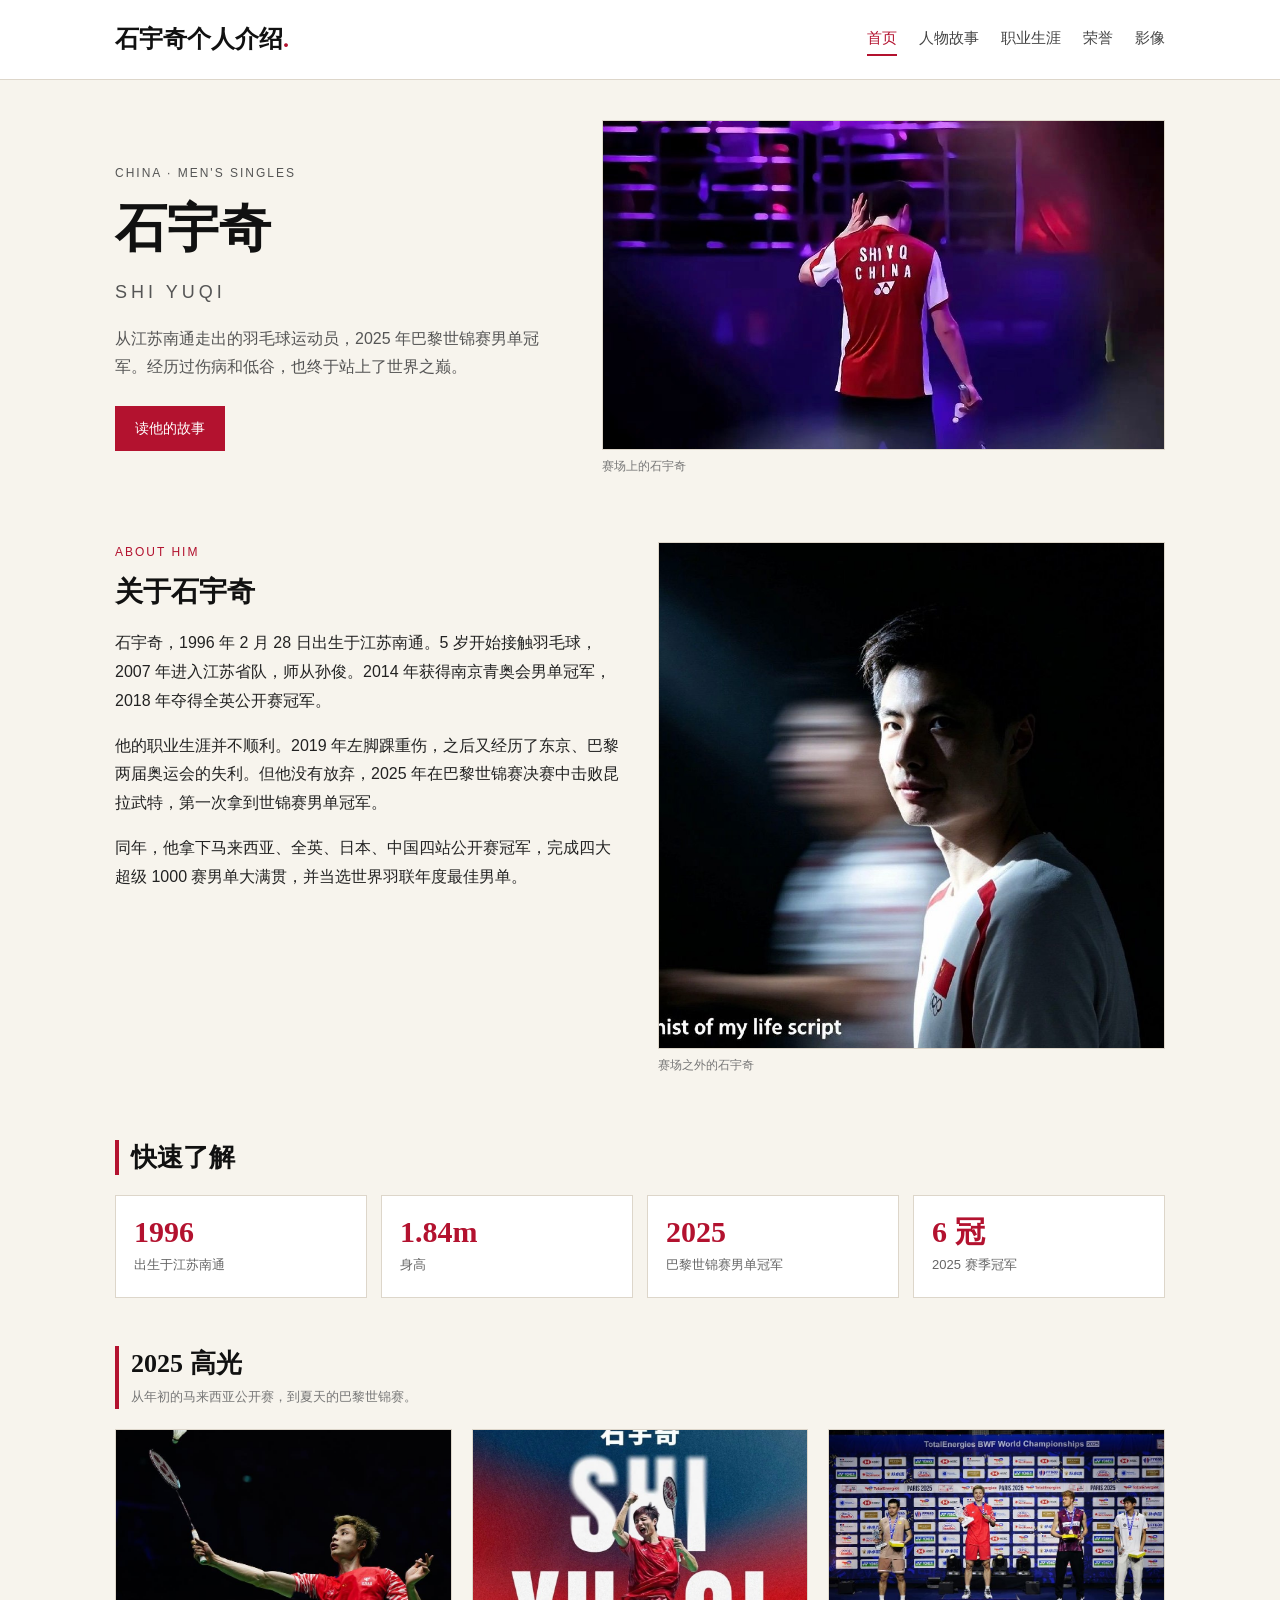
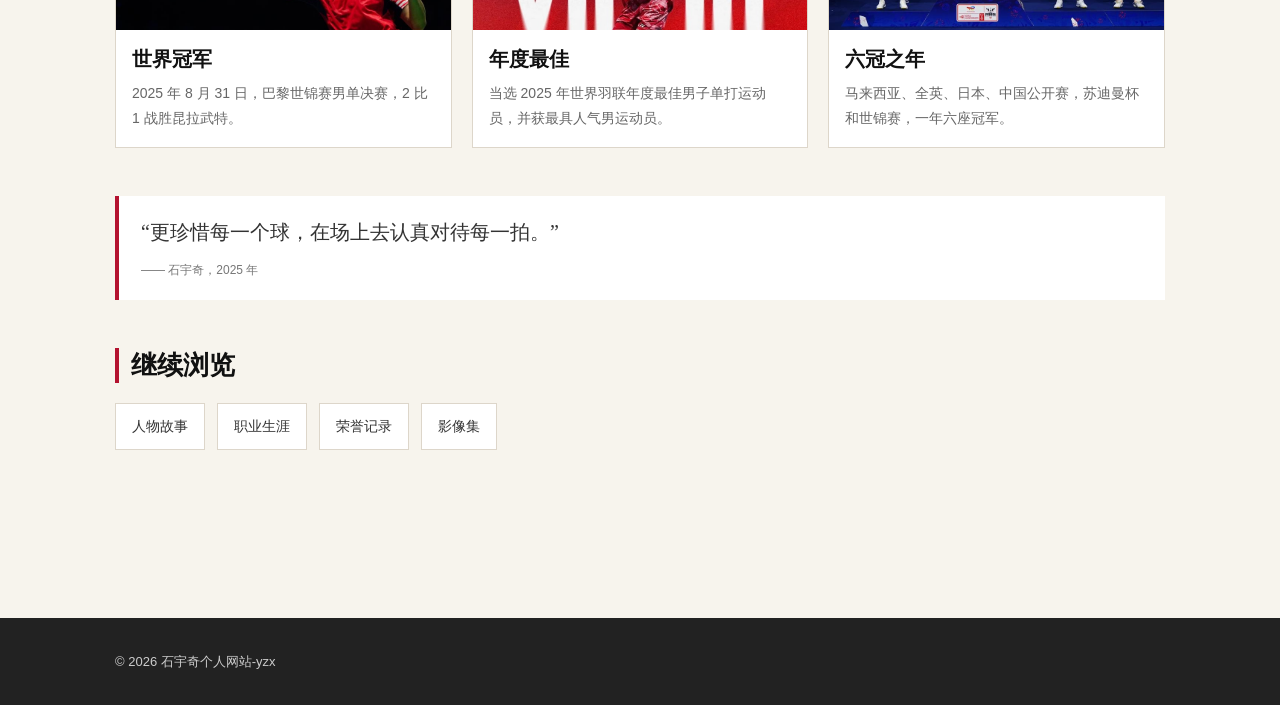
<file: index.html>
<!DOCTYPE html>
<html lang="zh-CN">
<head>
  <meta charset="UTF-8">
  <meta name="viewport" content="width=device-width, initial-scale=1.0">
  <title>石宇奇｜从南通少年到世界冠军</title>
  <meta name="description" content="石宇奇个人介绍网站：成长经历、职业生涯、2025 年世锦赛冠军与荣誉。">
  <link rel="icon" href="assets/favicon.svg" type="image/svg+xml">
  <link rel="stylesheet" href="css/style.css">
</head>
<body>

  <header class="site-header">
    <div class="container header-inner">
      <a class="logo" href="index.html">石宇奇个人介绍<span>.</span></a>
      <nav class="nav">
        <a class="active" href="index.html">首页</a>
        <a href="story.html">人物故事</a>
        <a href="career.html">职业生涯</a>
        <a href="honors.html">荣誉</a>
        <a href="gallery.html">影像</a>
      </nav>
    </div>
  </header>

  <main class="container">

    <section class="hero">
      <div class="hero-text">
        <p class="kicker">CHINA · MEN'S SINGLES</p>
        <h1>石宇奇</h1>
        <p class="hero-en">SHI YUQI</p>
        <p>从江苏南通走出的羽毛球运动员，2025 年巴黎世锦赛男单冠军。经历过伤病和低谷，也终于站上了世界之巅。</p>
        <a class="button" href="story.html">读他的故事</a>
      </div>
      <div class="hero-image">
        <img src="assets/img/hero-back.jpg" alt="石宇奇身穿红色球衣，背对镜头站在赛场上">
        <p class="caption">赛场上的石宇奇</p>
      </div>
    </section>

    <section class="two-column">
      <div class="text">
        <p class="kicker">ABOUT HIM</p>
        <h2>关于石宇奇</h2>
        <p>石宇奇，1996 年 2 月 28 日出生于江苏南通。5 岁开始接触羽毛球，2007 年进入江苏省队，师从孙俊。2014 年获得南京青奥会男单冠军，2018 年夺得全英公开赛冠军。</p>
        <p>他的职业生涯并不顺利。2019 年左脚踝重伤，之后又经历了东京、巴黎两届奥运会的失利。但他没有放弃，2025 年在巴黎世锦赛决赛中击败昆拉武特，第一次拿到世锦赛男单冠军。</p>
        <p>同年，他拿下马来西亚、全英、日本、中国四站公开赛冠军，完成四大超级 1000 赛男单大满贯，并当选世界羽联年度最佳男单。</p>
      </div>
      <div class="photo">
        <img src="assets/img/portrait-crop.jpg" alt="石宇奇在赛场边的侧脸">
        <p class="caption">赛场之外的石宇奇</p>
      </div>
    </section>

    <section class="section">
      <div class="section-title">
        <h2>快速了解</h2>
      </div>
      <div class="facts">
        <div class="fact">
          <strong>1996</strong>
          <span>出生于江苏南通</span>
        </div>
        <div class="fact">
          <strong>1.84m</strong>
          <span>身高</span>
        </div>
        <div class="fact">
          <strong>2025</strong>
          <span>巴黎世锦赛男单冠军</span>
        </div>
        <div class="fact">
          <strong>6 冠</strong>
          <span>2025 赛季冠军</span>
        </div>
      </div>
    </section>

    <section class="section">
      <div class="section-title">
        <h2>2025 高光</h2>
        <p>从年初的马来西亚公开赛，到夏天的巴黎世锦赛。</p>
      </div>
      <div class="cards">
        <div class="card">
          <img src="assets/img/xinhua-final.jpg" alt="石宇奇在 2025 年世锦赛决赛中击球">
          <div class="card-text">
            <h3>世界冠军</h3>
            <p>2025 年 8 月 31 日，巴黎世锦赛男单决赛，2 比 1 战胜昆拉武特。</p>
          </div>
        </div>
        <div class="card">
          <img src="assets/img/award-2025.jpg" alt="2025 年 BWF 年度最佳男单海报">
          <div class="card-text">
            <h3>年度最佳</h3>
            <p>当选 2025 年世界羽联年度最佳男子单打运动员，并获最具人气男运动员。</p>
          </div>
        </div>
        <div class="card">
          <img src="assets/img/xinhua-ceremony.jpg" alt="2025 年世锦赛男单领奖台">
          <div class="card-text">
            <h3>六冠之年</h3>
            <p>马来西亚、全英、日本、中国公开赛，苏迪曼杯和世锦赛，一年六座冠军。</p>
          </div>
        </div>
      </div>
    </section>

    <blockquote>
      “更珍惜每一个球，在场上去认真对待每一拍。”
      <cite>—— 石宇奇，2025 年</cite>
    </blockquote>

    <section class="section">
      <div class="section-title">
        <h2>继续浏览</h2>
      </div>
      <div class="link-list">
        <a href="story.html">人物故事</a>
        <a href="career.html">职业生涯</a>
        <a href="honors.html">荣誉记录</a>
        <a href="gallery.html">影像集</a>
      </div>
    </section>

  </main>

  <footer class="site-footer">
    <div class="container">
      <p>© 2026 石宇奇个人网站-yzx</p>
      
    </div>
  </footer>

</body>
</html>
</file>
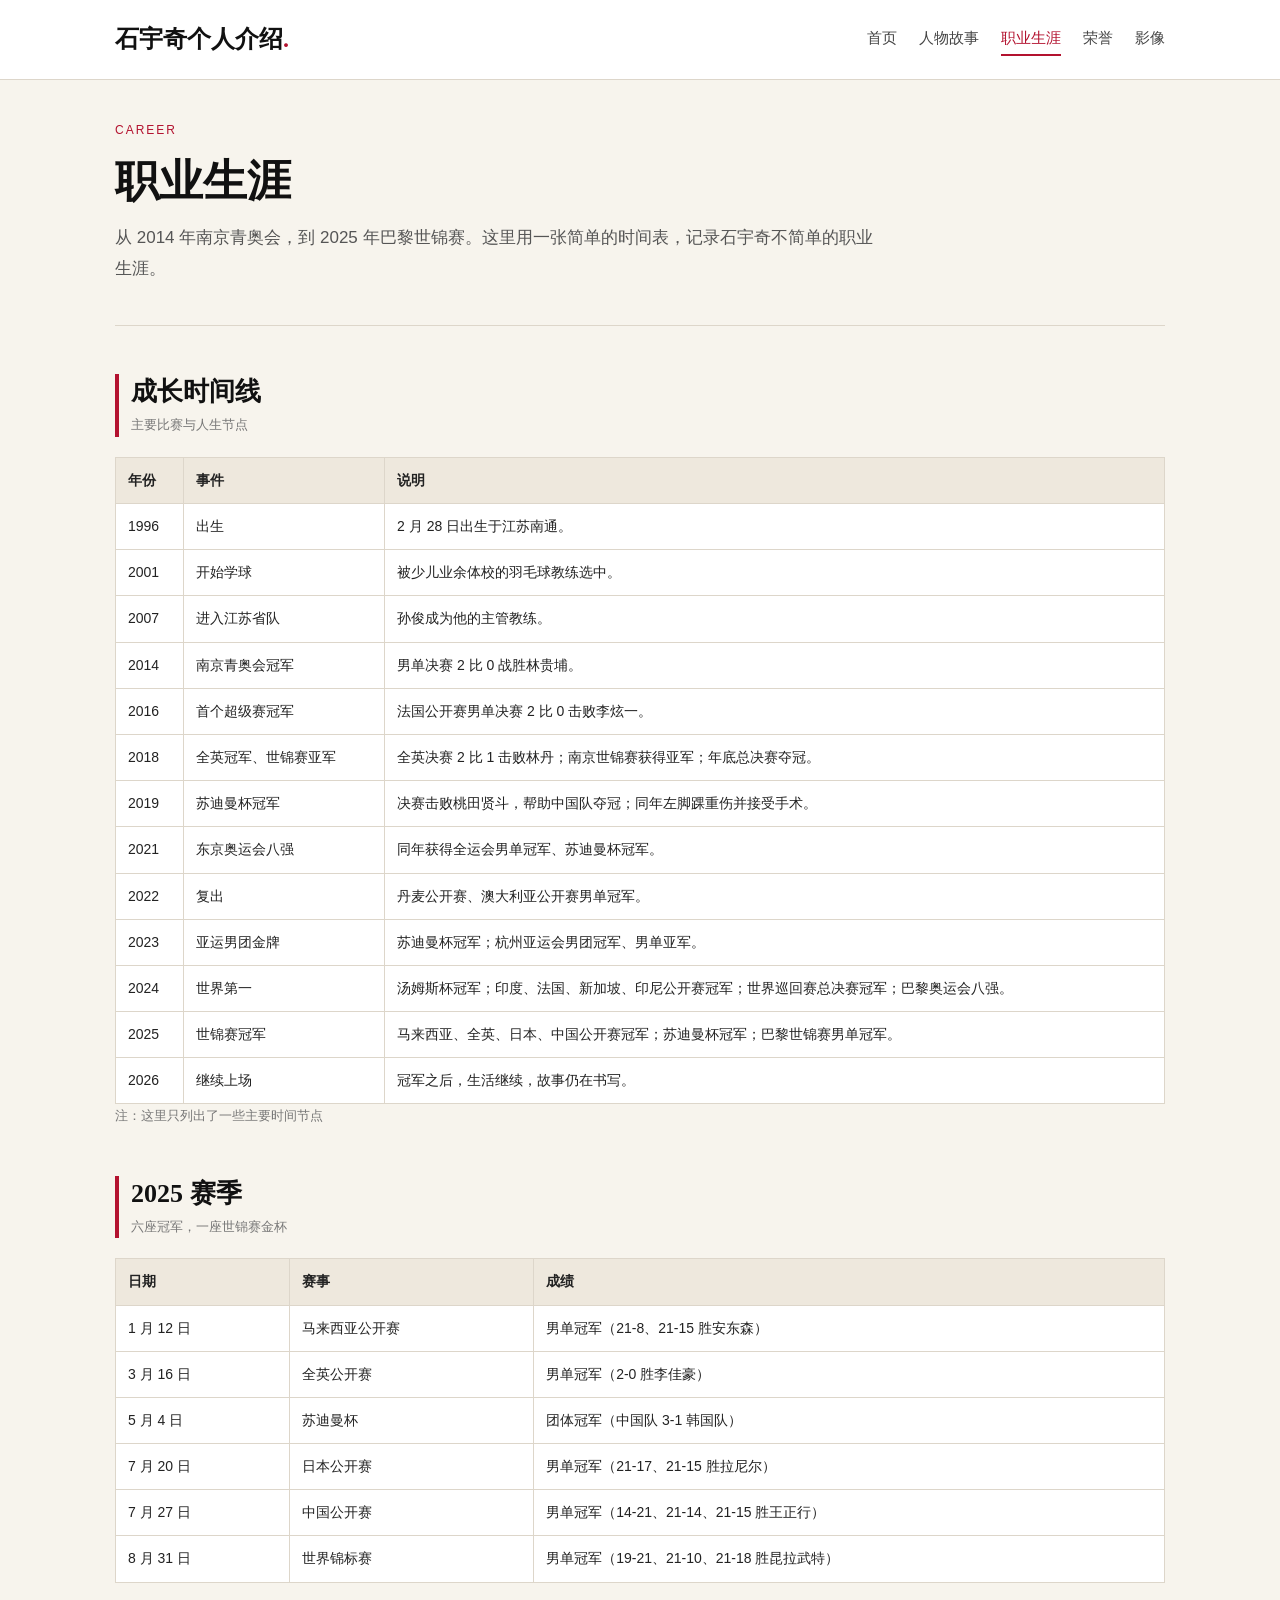
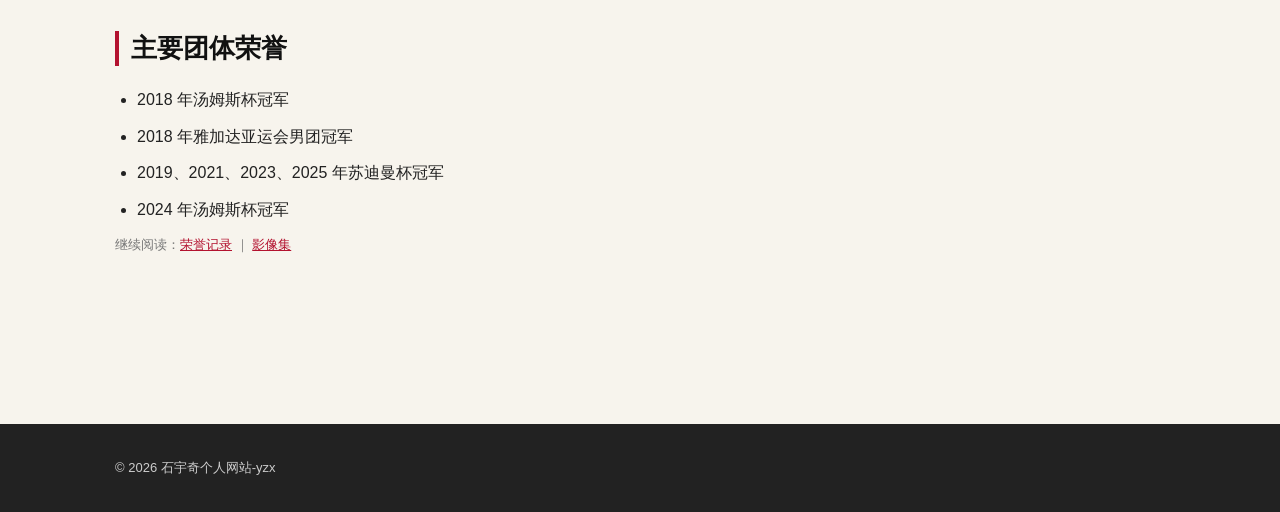
<file: career.html>
<!DOCTYPE html>
<html lang="zh-CN">
<head>
  <meta charset="UTF-8">
  <meta name="viewport" content="width=device-width, initial-scale=1.0">
  <title>职业生涯｜石宇奇</title>
  <meta name="description" content="石宇奇职业生涯时间线与 2025 赛季成绩。">
  <link rel="icon" href="assets/favicon.svg" type="image/svg+xml">
  <link rel="stylesheet" href="css/style.css">
</head>
<body>

  <header class="site-header">
    <div class="container header-inner">
      <a class="logo" href="index.html">石宇奇个人介绍<span>.</span></a>
      <nav class="nav">
        <a href="index.html">首页</a>
        <a href="story.html">人物故事</a>
        <a class="active" href="career.html">职业生涯</a>
        <a href="honors.html">荣誉</a>
        <a href="gallery.html">影像</a>
      </nav>
    </div>
  </header>

  <main class="container">

    <div class="page-head">
      <p class="kicker">CAREER</p>
      <h1>职业生涯</h1>
      <p class="lead">从 2014 年南京青奥会，到 2025 年巴黎世锦赛。这里用一张简单的时间表，记录石宇奇不简单的职业生涯。</p>
    </div>

    <section class="section">
      <div class="section-title">
        <h2>成长时间线</h2>
        <p>主要比赛与人生节点</p>
      </div>
      <div class="table-wrap">
        <table>
          <tr>
            <th>年份</th>
            <th>事件</th>
            <th>说明</th>
          </tr>
          <tr>
            <td>1996</td>
            <td>出生</td>
            <td>2 月 28 日出生于江苏南通。</td>
          </tr>
          <tr>
            <td>2001</td>
            <td>开始学球</td>
            <td>被少儿业余体校的羽毛球教练选中。</td>
          </tr>
          <tr>
            <td>2007</td>
            <td>进入江苏省队</td>
            <td>孙俊成为他的主管教练。</td>
          </tr>
          <tr>
            <td>2014</td>
            <td>南京青奥会冠军</td>
            <td>男单决赛 2 比 0 战胜林贵埔。</td>
          </tr>
          <tr>
            <td>2016</td>
            <td>首个超级赛冠军</td>
            <td>法国公开赛男单决赛 2 比 0 击败李炫一。</td>
          </tr>
          <tr>
            <td>2018</td>
            <td>全英冠军、世锦赛亚军</td>
            <td>全英决赛 2 比 1 击败林丹；南京世锦赛获得亚军；年底总决赛夺冠。</td>
          </tr>
          <tr>
            <td>2019</td>
            <td>苏迪曼杯冠军</td>
            <td>决赛击败桃田贤斗，帮助中国队夺冠；同年左脚踝重伤并接受手术。</td>
          </tr>
          <tr>
            <td>2021</td>
            <td>东京奥运会八强</td>
            <td>同年获得全运会男单冠军、苏迪曼杯冠军。</td>
          </tr>
          <tr>
            <td>2022</td>
            <td>复出</td>
            <td>丹麦公开赛、澳大利亚公开赛男单冠军。</td>
          </tr>
          <tr>
            <td>2023</td>
            <td>亚运男团金牌</td>
            <td>苏迪曼杯冠军；杭州亚运会男团冠军、男单亚军。</td>
          </tr>
          <tr>
            <td>2024</td>
            <td>世界第一</td>
            <td>汤姆斯杯冠军；印度、法国、新加坡、印尼公开赛冠军；世界巡回赛总决赛冠军；巴黎奥运会八强。</td>
          </tr>
          <tr>
            <td>2025</td>
            <td>世锦赛冠军</td>
            <td>马来西亚、全英、日本、中国公开赛冠军；苏迪曼杯冠军；巴黎世锦赛男单冠军。</td>
          </tr>
          <tr>
            <td>2026</td>
            <td>继续上场</td>
            <td>冠军之后，生活继续，故事仍在书写。</td>
          </tr>
        </table>
      </div>
      <p class="note">注：这里只列出了一些主要时间节点</p>
    </section>

    <section class="section">
      <div class="section-title">
        <h2>2025 赛季</h2>
        <p>六座冠军，一座世锦赛金杯</p>
      </div>
      <div class="table-wrap">
        <table>
          <tr>
            <th>日期</th>
            <th>赛事</th>
            <th>成绩</th>
          </tr>
          <tr>
            <td>1 月 12 日</td>
            <td>马来西亚公开赛</td>
            <td>男单冠军（21-8、21-15 胜安东森）</td>
          </tr>
          <tr>
            <td>3 月 16 日</td>
            <td>全英公开赛</td>
            <td>男单冠军（2-0 胜李佳豪）</td>
          </tr>
          <tr>
            <td>5 月 4 日</td>
            <td>苏迪曼杯</td>
            <td>团体冠军（中国队 3-1 韩国队）</td>
          </tr>
          <tr>
            <td>7 月 20 日</td>
            <td>日本公开赛</td>
            <td>男单冠军（21-17、21-15 胜拉尼尔）</td>
          </tr>
          <tr>
            <td>7 月 27 日</td>
            <td>中国公开赛</td>
            <td>男单冠军（14-21、21-14、21-15 胜王正行）</td>
          </tr>
          <tr>
            <td>8 月 31 日</td>
            <td>世界锦标赛</td>
            <td>男单冠军（19-21、21-10、21-18 胜昆拉武特）</td>
          </tr>
        </table>
      </div>
    </section>

    <section class="section">
      <div class="section-title">
        <h2>主要团体荣誉</h2>
      </div>
      <ul class="simple-list">
        <li>2018 年汤姆斯杯冠军</li>
        <li>2018 年雅加达亚运会男团冠军</li>
        <li>2019、2021、2023、2025 年苏迪曼杯冠军</li>
        <li>2024 年汤姆斯杯冠军</li>
      </ul>
      <p class="note">继续阅读：<a href="honors.html">荣誉记录</a> ｜ <a href="gallery.html">影像集</a></p>
    </section>

  </main>

  <footer class="site-footer">
    <div class="container">
      <p>© 2026 石宇奇个人网站-yzx</p>
      
    </div>
  </footer>

</body>
</html>
</file>
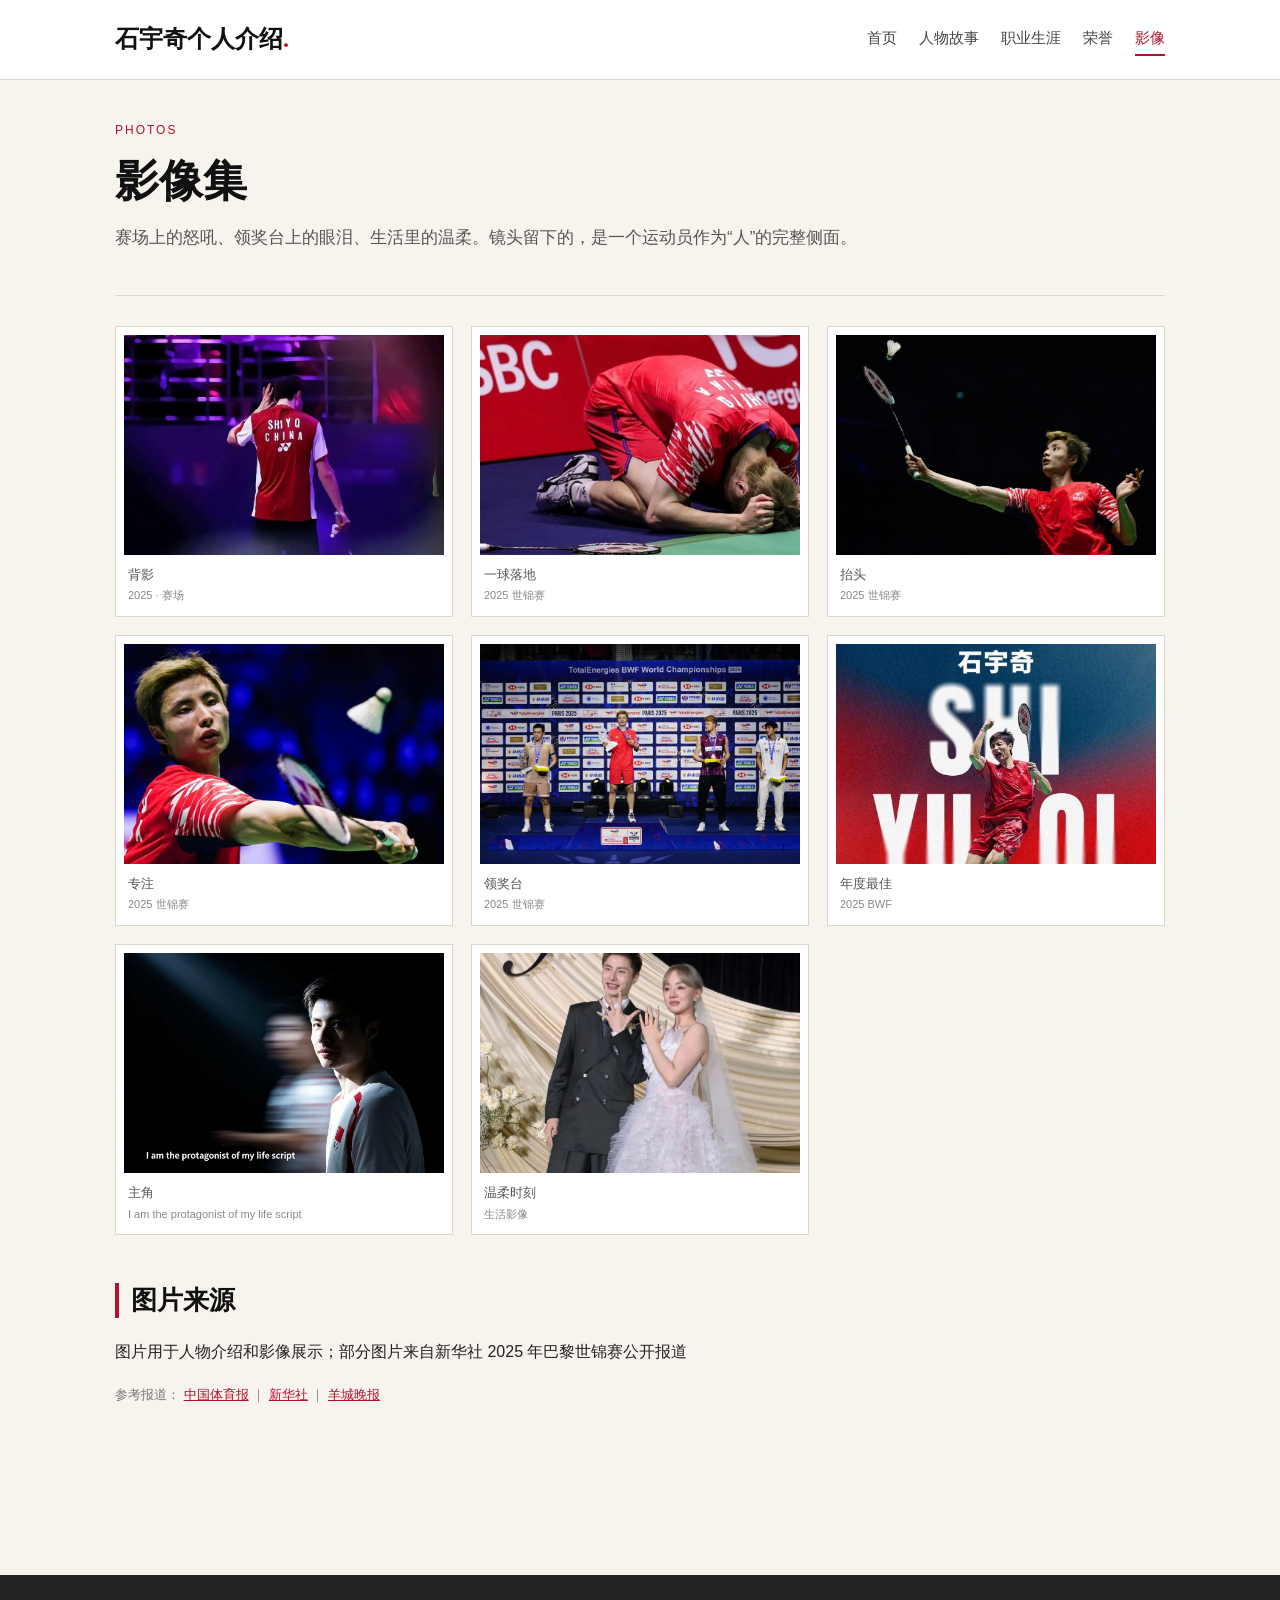
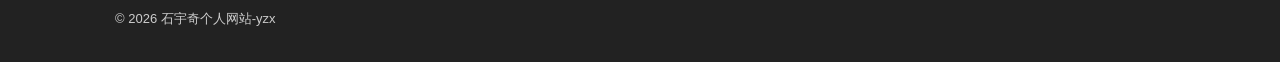
<file: gallery.html>
<!DOCTYPE html>
<html lang="zh-CN">
<head>
  <meta charset="UTF-8">
  <meta name="viewport" content="width=device-width, initial-scale=1.0">
  <title>影像｜石宇奇</title>
  <meta name="description" content="石宇奇影像集：赛场、领奖台、年度最佳与生活瞬间。">
  <link rel="icon" href="assets/favicon.svg" type="image/svg+xml">
  <link rel="stylesheet" href="css/style.css">
</head>
<body>

  <header class="site-header">
    <div class="container header-inner">
      <a class="logo" href="index.html">石宇奇个人介绍<span>.</span></a>
      <nav class="nav">
        <a href="index.html">首页</a>
        <a href="story.html">人物故事</a>
        <a href="career.html">职业生涯</a>
        <a href="honors.html">荣誉</a>
        <a class="active" href="gallery.html">影像</a>
      </nav>
    </div>
  </header>

  <main class="container">

    <div class="page-head">
      <p class="kicker">PHOTOS</p>
      <h1>影像集</h1>
      <p class="lead">赛场上的怒吼、领奖台上的眼泪、生活里的温柔。镜头留下的，是一个运动员作为“人”的完整侧面。</p>
    </div>

    <div class="gallery">
      <figure>
        <img src="assets/img/hero-back.jpg" alt="石宇奇身穿红色球衣背对镜头">
        <figcaption>背影<span>2025 · 赛场</span></figcaption>
      </figure>
      <figure>
        <img src="assets/img/point-fall.jpg" alt="">
<figcaption>一球落地<span>2025 世锦赛</span></figcaption>
      </figure>
      <figure>
        <img src="assets/img/xinhua-final.jpg" alt="石宇奇在 2025 年世锦赛决赛中击球">
        <figcaption>抬头<span>2025 世锦赛</span></figcaption>
      </figure>
      <figure>
        <img src="assets/img/xinhua-match.jpg" alt="石宇奇在 2025 年世锦赛比赛中专注击球">
        <figcaption>专注<span>2025 世锦赛</span></figcaption>
      </figure>
      <figure>
        <img src="assets/img/xinhua-ceremony.jpg" alt="2025 年世锦赛男单领奖台">
        <figcaption>领奖台<span>2025 世锦赛</span></figcaption>
      </figure>
      <figure>
        <img src="assets/img/award-2025.jpg" alt="2025 年 BWF 年度最佳男单海报">
        <figcaption>年度最佳<span>2025 BWF</span></figcaption>
      </figure>
      <figure>
        <img src="assets/img/portrait.jpg" alt="石宇奇在暗色光影中的肖像">
        <figcaption>主角<span>I am the protagonist of my life script</span></figcaption>
      </figure>
      <figure>
       <img src="assets/img/soft-moment.jpg" alt="">
        <figcaption>温柔时刻<span>生活影像</span></figcaption>
      </figure>
    </div>

    <section class="section">
      <div class="section-title">
        <h2>图片来源</h2>
      </div>
      <p>图片用于人物介绍和影像展示；部分图片来自新华社 2025 年巴黎世锦赛公开报道</p>
      <p class="note">
        参考报道：
        <a href="https://www.sport.gov.cn/n20001280/n20067662/n20067613/c29294714/content.html" target="_blank" rel="noopener">中国体育报</a> ｜
        <a href="http://english.news.cn/20250921/96a5889697874427a4f80883fb770c23/c.html" target="_blank" rel="noopener">新华社</a> ｜
        <a href="https://sports.ycwb.com/ikinvkbtkj/content_53640203.htm" target="_blank" rel="noopener">羊城晚报</a>
      </p>
    </section>

  </main>

  <footer class="site-footer">
    <div class="container">
      <p>© 2026 石宇奇个人网站-yzx</p>
      
    </div>
  </footer>

</body>
</html>
</file>
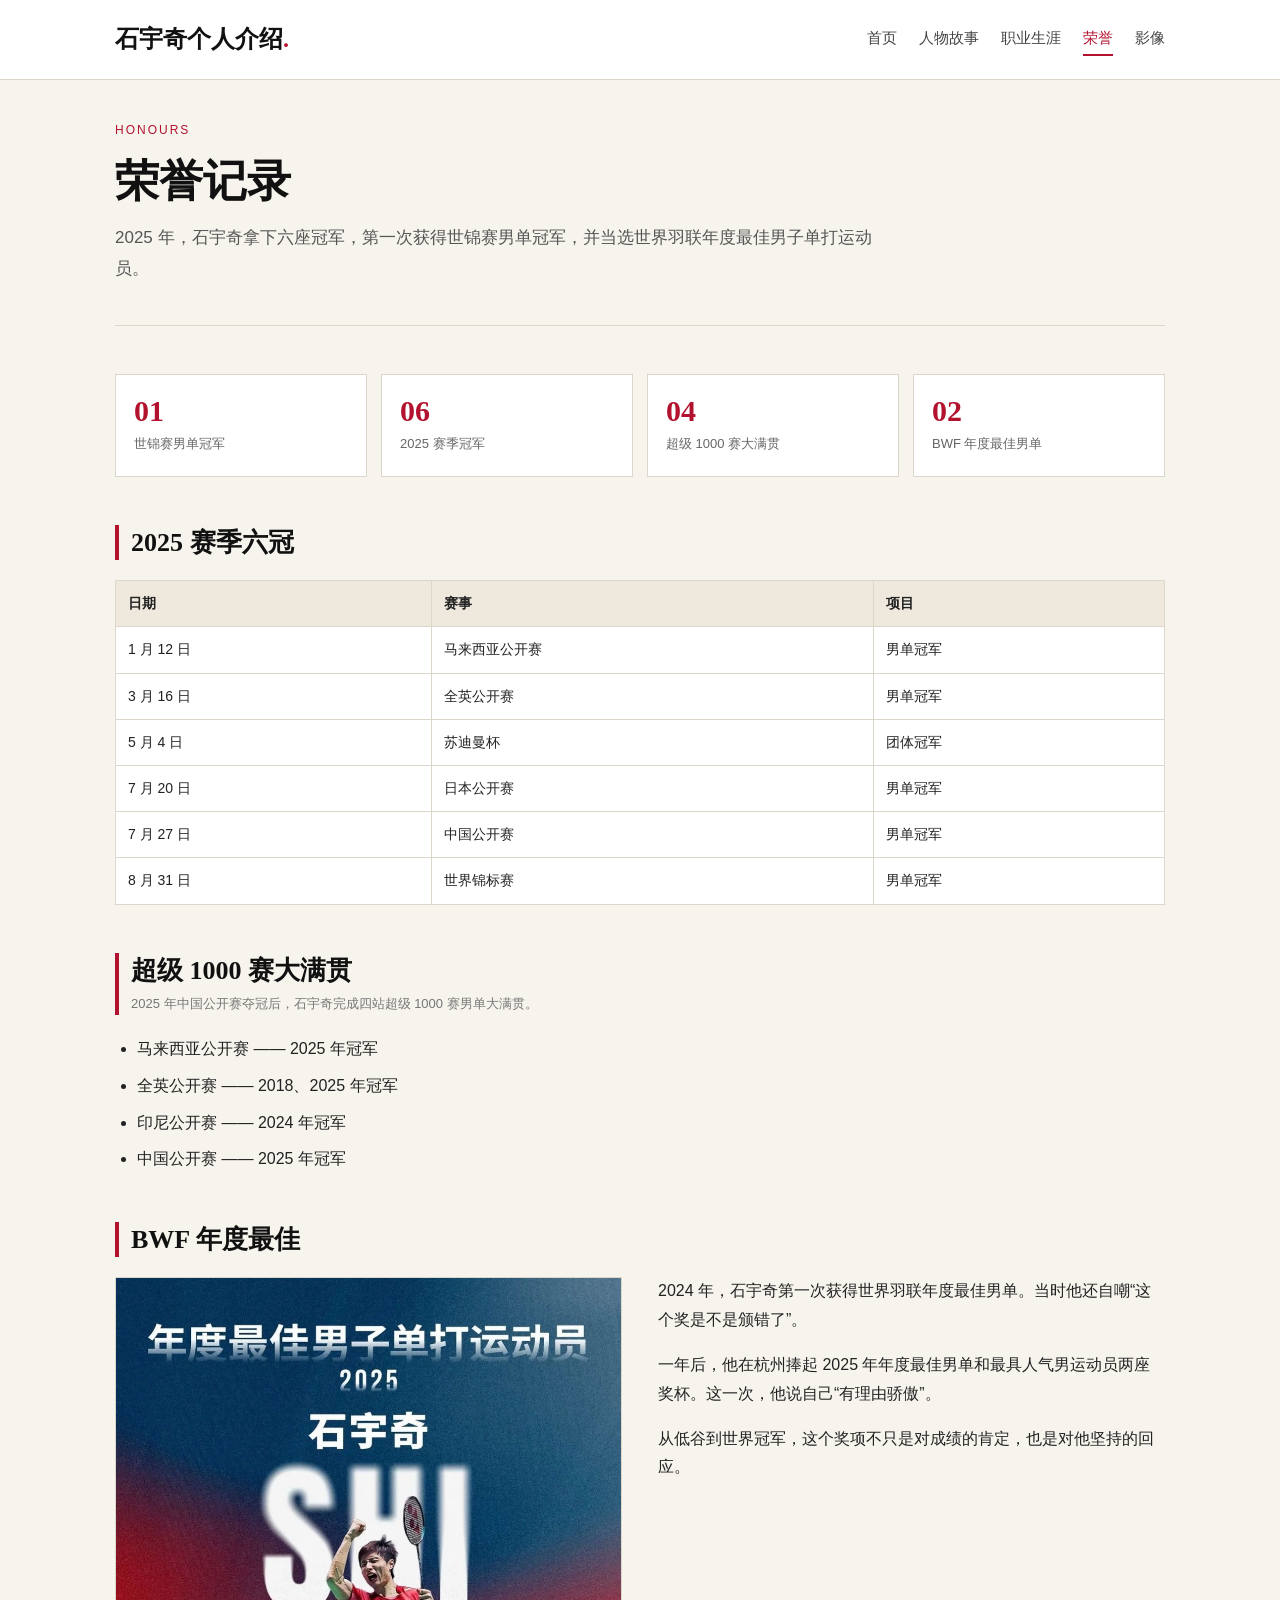
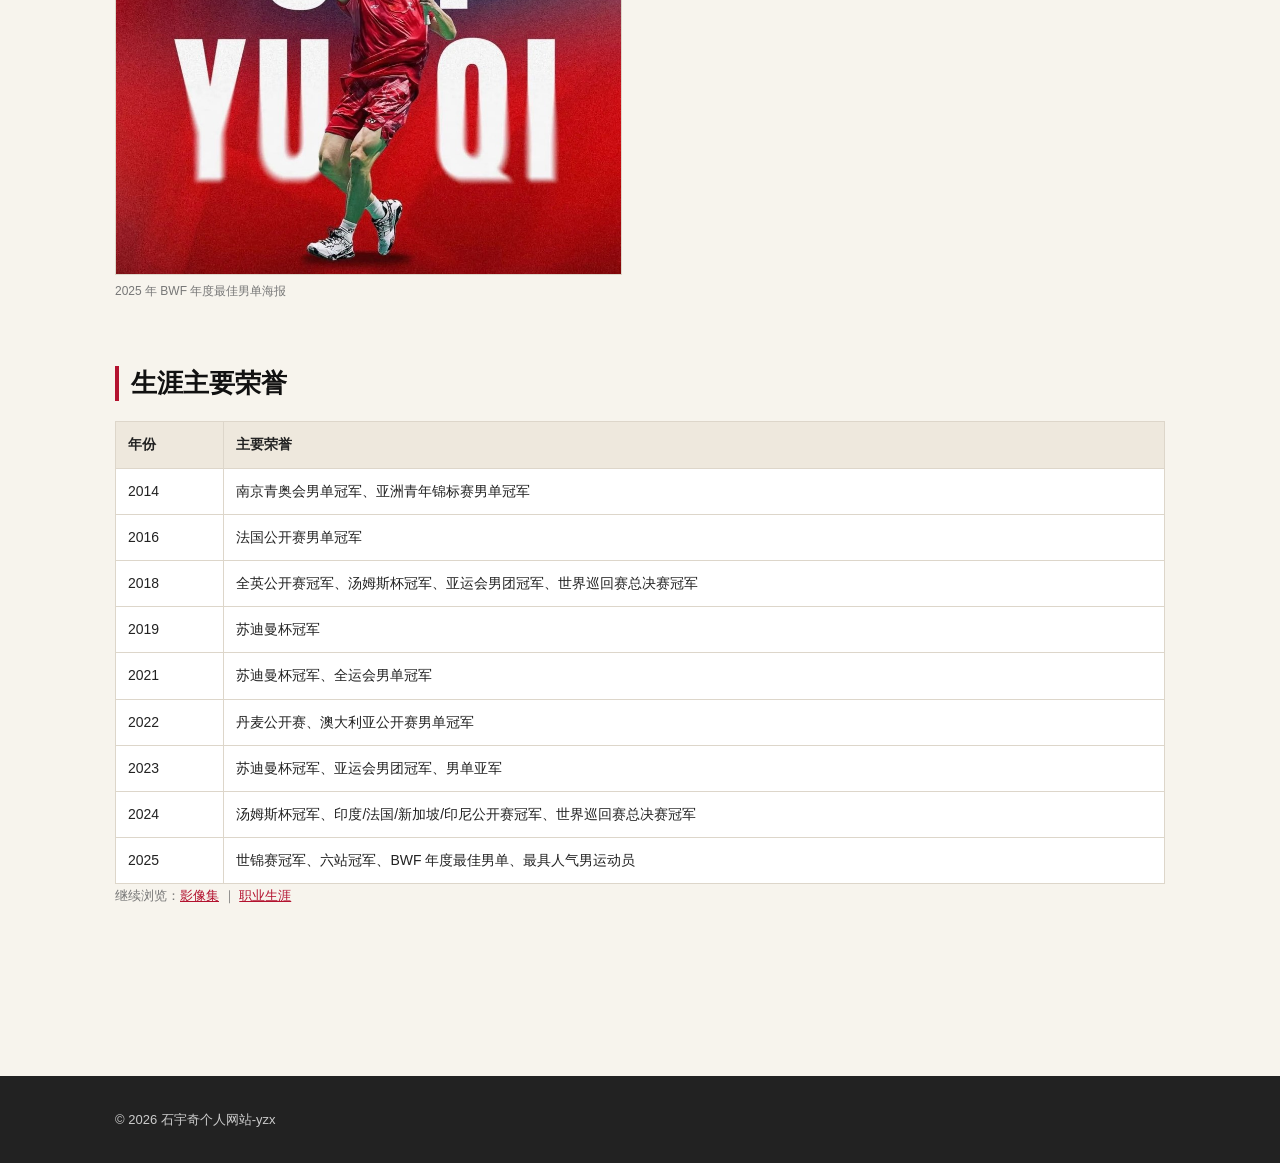
<file: honors.html>
<!DOCTYPE html>
<html lang="zh-CN">
<head>
  <meta charset="UTF-8">
  <meta name="viewport" content="width=device-width, initial-scale=1.0">
  <title>荣誉｜石宇奇</title>
  <meta name="description" content="石宇奇 2025 赛季六冠、世锦赛冠军、超级 1000 赛大满贯与 BWF 年度最佳。">
  <link rel="icon" href="assets/favicon.svg" type="image/svg+xml">
  <link rel="stylesheet" href="css/style.css">
</head>
<body>

  <header class="site-header">
    <div class="container header-inner">
      <a class="logo" href="index.html">石宇奇个人介绍<span>.</span></a>
      <nav class="nav">
        <a href="index.html">首页</a>
        <a href="story.html">人物故事</a>
        <a href="career.html">职业生涯</a>
        <a class="active" href="honors.html">荣誉</a>
        <a href="gallery.html">影像</a>
      </nav>
    </div>
  </header>

  <main class="container">

    <div class="page-head">
      <p class="kicker">HONOURS</p>
      <h1>荣誉记录</h1>
      <p class="lead">2025 年，石宇奇拿下六座冠军，第一次获得世锦赛男单冠军，并当选世界羽联年度最佳男子单打运动员。</p>
    </div>

    <section class="section">
      <div class="facts">
        <div class="fact">
          <strong>01</strong>
          <span>世锦赛男单冠军</span>
        </div>
        <div class="fact">
          <strong>06</strong>
          <span>2025 赛季冠军</span>
        </div>
        <div class="fact">
          <strong>04</strong>
          <span>超级 1000 赛大满贯</span>
        </div>
        <div class="fact">
          <strong>02</strong>
          <span>BWF 年度最佳男单</span>
        </div>
      </div>
    </section>

    <section class="section">
      <div class="section-title">
        <h2>2025 赛季六冠</h2>
      </div>
      <div class="table-wrap">
        <table>
          <tr>
            <th>日期</th>
            <th>赛事</th>
            <th>项目</th>
          </tr>
          <tr>
            <td>1 月 12 日</td>
            <td>马来西亚公开赛</td>
            <td>男单冠军</td>
          </tr>
          <tr>
            <td>3 月 16 日</td>
            <td>全英公开赛</td>
            <td>男单冠军</td>
          </tr>
          <tr>
            <td>5 月 4 日</td>
            <td>苏迪曼杯</td>
            <td>团体冠军</td>
          </tr>
          <tr>
            <td>7 月 20 日</td>
            <td>日本公开赛</td>
            <td>男单冠军</td>
          </tr>
          <tr>
            <td>7 月 27 日</td>
            <td>中国公开赛</td>
            <td>男单冠军</td>
          </tr>
          <tr>
            <td>8 月 31 日</td>
            <td>世界锦标赛</td>
            <td>男单冠军</td>
          </tr>
        </table>
      </div>
    </section>

    <section class="section">
      <div class="section-title">
        <h2>超级 1000 赛大满贯</h2>
        <p>2025 年中国公开赛夺冠后，石宇奇完成四站超级 1000 赛男单大满贯。</p>
      </div>
      <ul class="simple-list">
        <li>马来西亚公开赛 —— 2025 年冠军</li>
        <li>全英公开赛 —— 2018、2025 年冠军</li>
        <li>印尼公开赛 —— 2024 年冠军</li>
        <li>中国公开赛 —— 2025 年冠军</li>
      </ul>
    </section>

    <section class="section">
      <div class="section-title">
        <h2>BWF 年度最佳</h2>
      </div>
      <div class="two-column">
        <div class="photo">
          <img src="assets/img/award-2025.jpg" alt="2025 年 BWF 年度最佳男子单打运动员海报">
          <p class="caption">2025 年 BWF 年度最佳男单海报</p>
        </div>
        <div class="text">
          <p>2024 年，石宇奇第一次获得世界羽联年度最佳男单。当时他还自嘲“这个奖是不是颁错了”。</p>
          <p>一年后，他在杭州捧起 2025 年年度最佳男单和最具人气男运动员两座奖杯。这一次，他说自己“有理由骄傲”。</p>
          <p>从低谷到世界冠军，这个奖项不只是对成绩的肯定，也是对他坚持的回应。</p>
        </div>
      </div>
    </section>

    <section class="section">
      <div class="section-title">
        <h2>生涯主要荣誉</h2>
      </div>
      <div class="table-wrap">
        <table>
          <tr>
            <th>年份</th>
            <th>主要荣誉</th>
          </tr>
          <tr>
            <td>2014</td>
            <td>南京青奥会男单冠军、亚洲青年锦标赛男单冠军</td>
          </tr>
          <tr>
            <td>2016</td>
            <td>法国公开赛男单冠军</td>
          </tr>
          <tr>
            <td>2018</td>
            <td>全英公开赛冠军、汤姆斯杯冠军、亚运会男团冠军、世界巡回赛总决赛冠军</td>
          </tr>
          <tr>
            <td>2019</td>
            <td>苏迪曼杯冠军</td>
          </tr>
          <tr>
            <td>2021</td>
            <td>苏迪曼杯冠军、全运会男单冠军</td>
          </tr>
          <tr>
            <td>2022</td>
            <td>丹麦公开赛、澳大利亚公开赛男单冠军</td>
          </tr>
          <tr>
            <td>2023</td>
            <td>苏迪曼杯冠军、亚运会男团冠军、男单亚军</td>
          </tr>
          <tr>
            <td>2024</td>
            <td>汤姆斯杯冠军、印度/法国/新加坡/印尼公开赛冠军、世界巡回赛总决赛冠军</td>
          </tr>
          <tr>
            <td>2025</td>
            <td>世锦赛冠军、六站冠军、BWF 年度最佳男单、最具人气男运动员</td>
          </tr>
        </table>
      </div>
      <p class="note">继续浏览：<a href="gallery.html">影像集</a> ｜ <a href="career.html">职业生涯</a></p>
    </section>

  </main>

  <footer class="site-footer">
    <div class="container">
      <p>© 2026 石宇奇个人网站-yzx</p>
      
    </div>
  </footer>

</body>
</html>
</file>
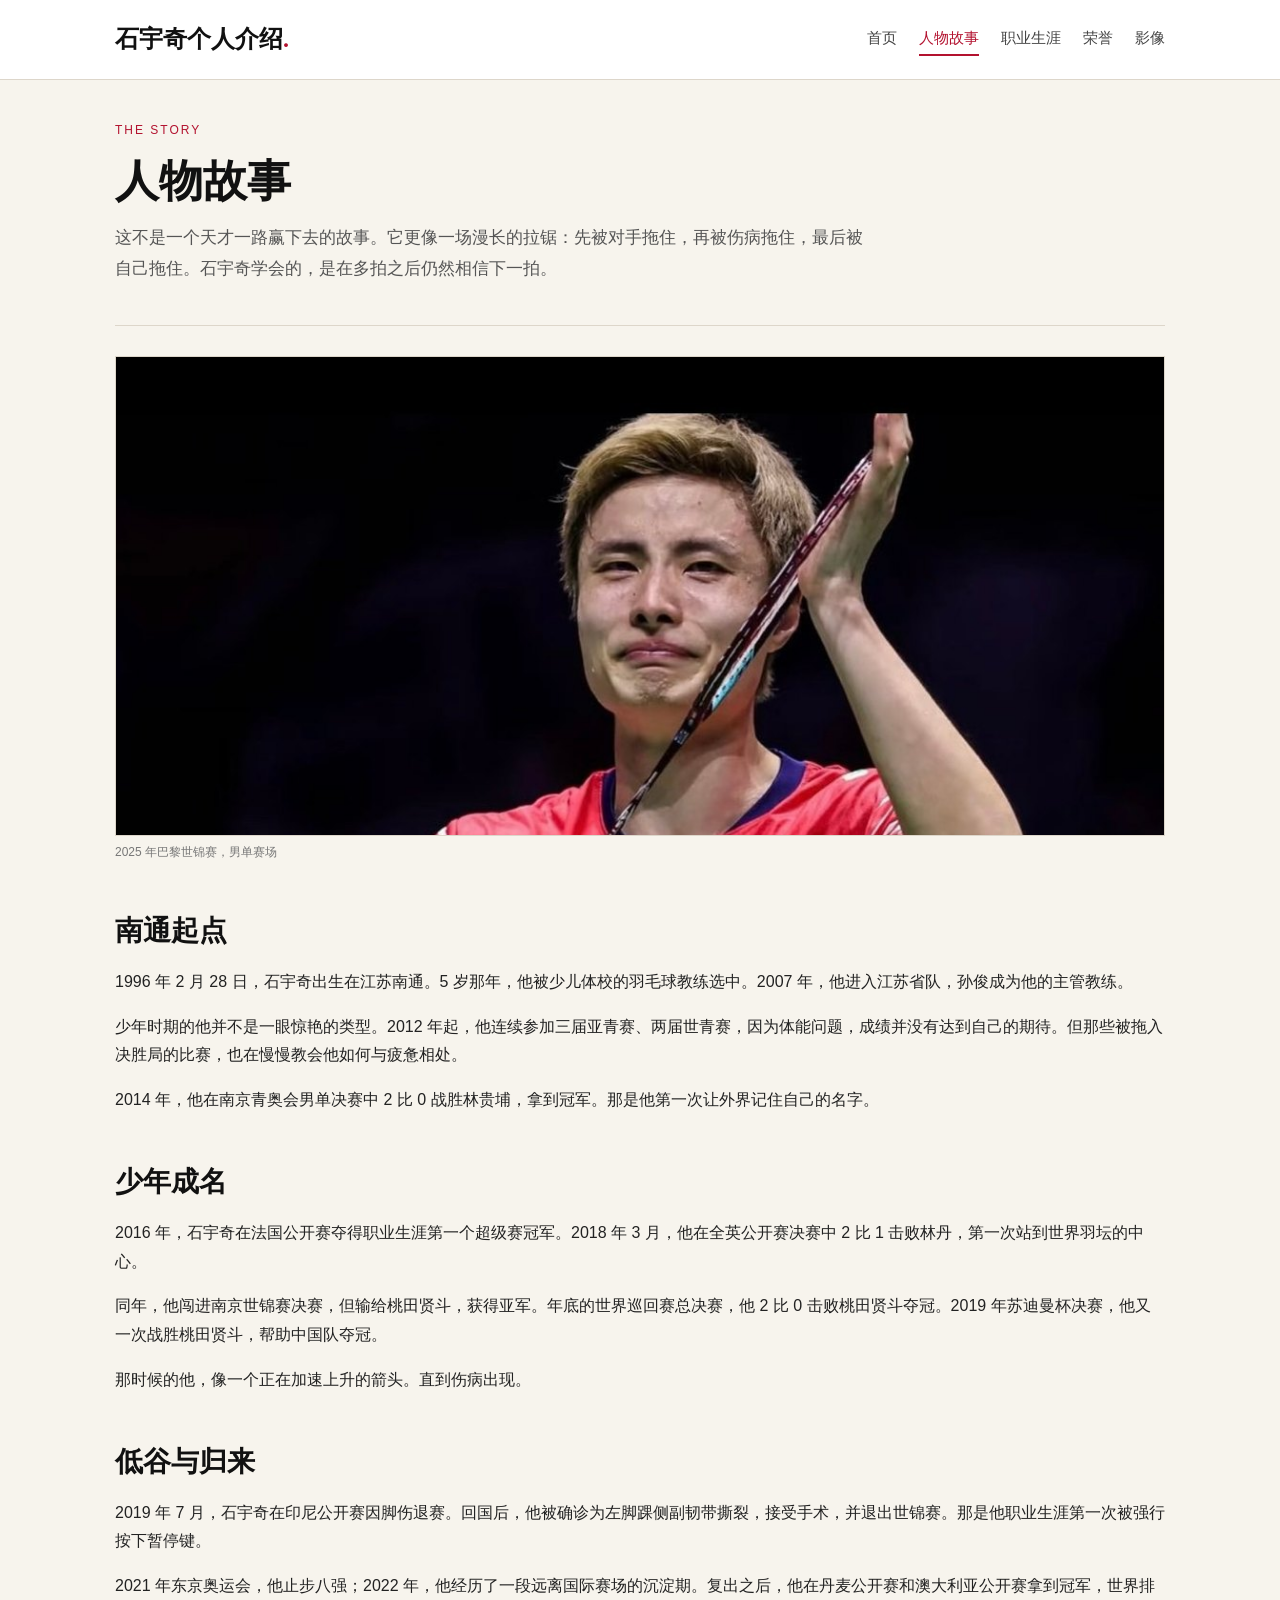
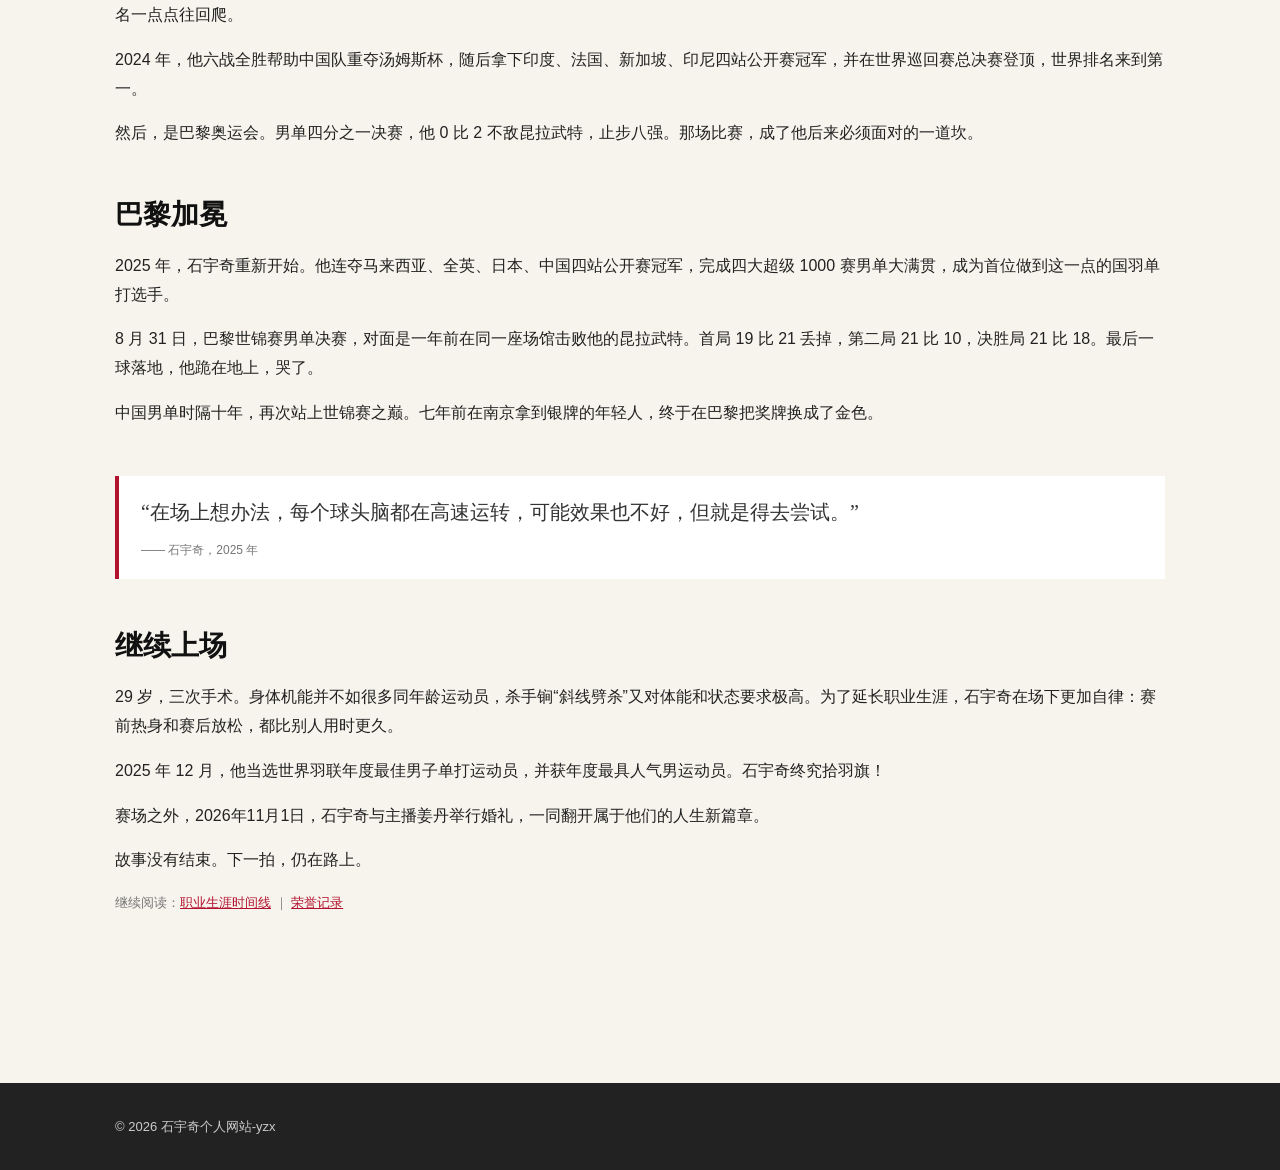
<file: story.html>
<!DOCTYPE html>
<html lang="zh-CN">
<head>
  <meta charset="UTF-8">
  <meta name="viewport" content="width=device-width, initial-scale=1.0">
  <title>人物故事｜石宇奇</title>
  <meta name="description" content="从南通少年到巴黎世锦赛冠军，了解石宇奇的成长、低谷与重生。">
  <link rel="icon" href="assets/favicon.svg" type="image/svg+xml">
  <link rel="stylesheet" href="css/style.css">
</head>
<body>

  <header class="site-header">
    <div class="container header-inner">
      <a class="logo" href="index.html">石宇奇个人介绍<span>.</span></a>
      <nav class="nav">
        <a href="index.html">首页</a>
        <a class="active" href="story.html">人物故事</a>
        <a href="career.html">职业生涯</a>
        <a href="honors.html">荣誉</a>
        <a href="gallery.html">影像</a>
      </nav>
    </div>
  </header>

  <main class="container">

    <div class="page-head">
      <p class="kicker">THE STORY</p>
      <h1>人物故事</h1>
      <p class="lead">这不是一个天才一路赢下去的故事。它更像一场漫长的拉锯：先被对手拖住，再被伤病拖住，最后被自己拖住。石宇奇学会的，是在多拍之后仍然相信下一拍。</p>
    </div>

    <figure>
      <img class="story-image" src="assets/img/match-action.jpg" alt="石宇奇手持球拍，站在倒地的对手身旁">
      <figcaption class="caption">2025 年巴黎世锦赛，男单赛场</figcaption>
    </figure>

    <section class="section">
      <h2>南通起点</h2>
      <p>1996 年 2 月 28 日，石宇奇出生在江苏南通。5 岁那年，他被少儿体校的羽毛球教练选中。2007 年，他进入江苏省队，孙俊成为他的主管教练。</p>
      <p>少年时期的他并不是一眼惊艳的类型。2012 年起，他连续参加三届亚青赛、两届世青赛，因为体能问题，成绩并没有达到自己的期待。但那些被拖入决胜局的比赛，也在慢慢教会他如何与疲惫相处。</p>
      <p>2014 年，他在南京青奥会男单决赛中 2 比 0 战胜林贵埔，拿到冠军。那是他第一次让外界记住自己的名字。</p>
    </section>

    <section class="section">
      <h2>少年成名</h2>
      <p>2016 年，石宇奇在法国公开赛夺得职业生涯第一个超级赛冠军。2018 年 3 月，他在全英公开赛决赛中 2 比 1 击败林丹，第一次站到世界羽坛的中心。</p>
      <p>同年，他闯进南京世锦赛决赛，但输给桃田贤斗，获得亚军。年底的世界巡回赛总决赛，他 2 比 0 击败桃田贤斗夺冠。2019 年苏迪曼杯决赛，他又一次战胜桃田贤斗，帮助中国队夺冠。</p>
      <p>那时候的他，像一个正在加速上升的箭头。直到伤病出现。</p>
    </section>

    <section class="section">
      <h2>低谷与归来</h2>
      <p>2019 年 7 月，石宇奇在印尼公开赛因脚伤退赛。回国后，他被确诊为左脚踝侧副韧带撕裂，接受手术，并退出世锦赛。那是他职业生涯第一次被强行按下暂停键。</p>
      <p>2021 年东京奥运会，他止步八强；2022 年，他经历了一段远离国际赛场的沉淀期。复出之后，他在丹麦公开赛和澳大利亚公开赛拿到冠军，世界排名一点点往回爬。</p>
      <p>2024 年，他六战全胜帮助中国队重夺汤姆斯杯，随后拿下印度、法国、新加坡、印尼四站公开赛冠军，并在世界巡回赛总决赛登顶，世界排名来到第一。</p>
      <p>然后，是巴黎奥运会。男单四分之一决赛，他 0 比 2 不敌昆拉武特，止步八强。那场比赛，成了他后来必须面对的一道坎。</p>
    </section>

    <section class="section">
      <h2>巴黎加冕</h2>
      <p>2025 年，石宇奇重新开始。他连夺马来西亚、全英、日本、中国四站公开赛冠军，完成四大超级 1000 赛男单大满贯，成为首位做到这一点的国羽单打选手。</p>
      <p>8 月 31 日，巴黎世锦赛男单决赛，对面是一年前在同一座场馆击败他的昆拉武特。首局 19 比 21 丢掉，第二局 21 比 10，决胜局 21 比 18。最后一球落地，他跪在地上，哭了。</p>
      <p>中国男单时隔十年，再次站上世锦赛之巅。七年前在南京拿到银牌的年轻人，终于在巴黎把奖牌换成了金色。</p>
    </section>

    <blockquote>
      “在场上想办法，每个球头脑都在高速运转，可能效果也不好，但就是得去尝试。”
      <cite>—— 石宇奇，2025 年</cite>
    </blockquote>

    <section class="section">
      <h2>继续上场</h2>
      <p>29 岁，三次手术。身体机能并不如很多同年龄运动员，杀手锏“斜线劈杀”又对体能和状态要求极高。为了延长职业生涯，石宇奇在场下更加自律：赛前热身和赛后放松，都比别人用时更久。</p>
      <p>2025 年 12 月，他当选世界羽联年度最佳男子单打运动员，并获年度最具人气男运动员。石宇奇终究拾羽旗！</p>
	  <p>赛场之外，2026年11月1日，石宇奇与主播姜丹举行婚礼，一同翻开属于他们的人生新篇章。</p>
      <p>故事没有结束。下一拍，仍在路上。</p>
      <p class="note">继续阅读：<a href="career.html">职业生涯时间线</a> ｜ <a href="honors.html">荣誉记录</a></p>
    </section>

  </main>

  <footer class="site-footer">
    <div class="container">
      <p>© 2026 石宇奇个人网站-yzx</p>
     
    </div>
  </footer>

</body>
</html>
</file>
<file: css/style.css>
@charset "UTF-8";

/* =========================================================
   石宇奇个人网站 · 简单版
   适合 Dreamweaver 初学者阅读和修改
   ========================================================= */

* {
  box-sizing: border-box;
}

body {
  margin: 0;
  background: #f7f4ed;
  color: #222222;
  font-family: "Microsoft YaHei", "PingFang SC", Arial, sans-serif;
  font-size: 16px;
  line-height: 1.8;
  overflow-x: hidden;
}

img {
  display: block;
  max-width: 100%;
}

figure {
  margin: 0 0 24px;
}

a {
  color: #b3122f;
}

h1,
h2,
h3 {
  color: #111111;
  font-family: "Songti SC", "SimSun", "Times New Roman", serif;
  font-weight: bold;
  line-height: 1.35;
}

h1 {
  margin: 0 0 12px;
  font-size: 44px;
}

h2 {
  margin: 0 0 18px;
  font-size: 28px;
}

h3 {
  margin: 0 0 8px;
  font-size: 20px;
}

p {
  margin: 0 0 16px;
}

.container {
  width: 90%;
  max-width: 1050px;
  margin: 0 auto;
}

/* 顶部导航 */
.site-header {
  background: #ffffff;
  border-bottom: 1px solid #ddd6ca;
}

.header-inner {
  display: flex;
  flex-wrap: wrap;
  align-items: center;
  justify-content: space-between;
  gap: 16px 30px;
  padding: 18px 0;
}

.logo {
  color: #111111;
  font-family: "Songti SC", "SimSun", serif;
  font-size: 24px;
  font-weight: bold;
  text-decoration: none;
}

.logo span {
  color: #b3122f;
}

.nav {
  display: flex;
  flex-wrap: wrap;
  gap: 22px;
}

.nav a {
  padding-bottom: 3px;
  border-bottom: 2px solid transparent;
  color: #444444;
  font-size: 15px;
  text-decoration: none;
  white-space: nowrap;
}

.nav a:hover,
.nav a.active {
  border-bottom-color: #b3122f;
  color: #b3122f;
}

/* 页面主体 */
main {
  padding: 40px 0 60px;
}

.kicker {
  margin: 0 0 10px;
  color: #b3122f;
  font-size: 12px;
  letter-spacing: 2px;
}

.lead {
  max-width: 760px;
  color: #555555;
  font-size: 17px;
}

.page-head {
  margin-bottom: 30px;
  padding-bottom: 25px;
  border-bottom: 1px solid #ddd6ca;
}

.section {
  margin: 48px 0;
}

.section-title {
  margin-bottom: 20px;
  padding-left: 12px;
  border-left: 4px solid #b3122f;
}

.section-title h2 {
  margin: 0;
  font-size: 26px;
}

.section-title p {
  margin: 4px 0 0;
  color: #777777;
  font-size: 13px;
}

.caption {
  margin-top: 6px;
  color: #777777;
  font-size: 12px;
}

.note {
  color: #777777;
  font-size: 13px;
}

/* 首页大图区 */
.hero {
  display: flex;
  align-items: center;
  gap: 36px;
  margin-bottom: 48px;
}

.hero-text {
  flex: 1;
}

.hero-text h1 {
  font-size: 52px;
}

.hero-en {
  margin: 0 0 16px;
  color: #b3122f;
  font-size: 18px;
  letter-spacing: 4px;
}

.hero-text > p {
  color: #555555;
}

.hero-image {
  flex: 1.25;
}

.hero-image img {
  width: 100%;
  height: 330px;
  border: 1px solid #ddd6ca;
  object-fit: cover;
}

.button {
  display: inline-block;
  margin-top: 8px;
  padding: 10px 20px;
  background: #b3122f;
  color: #ffffff;
  font-size: 14px;
  text-decoration: none;
}

.button:hover {
  background: #8c0d24;
}

/* 图文两栏 */
.two-column {
  display: flex;
  align-items: flex-start;
  gap: 36px;
}

.two-column .text,
.two-column .photo {
  flex: 1;
}

.photo img {
  width: 100%;
  border: 1px solid #ddd6ca;
}

.story-image {
  width: 100%;
  max-height: 480px;
  border: 1px solid #ddd6ca;
  object-fit: cover;
  object-position: center top;
}

/* 数据块 */
.facts {
  display: flex;
  flex-wrap: wrap;
  gap: 14px;
}

.fact {
  flex: 1 1 180px;
  padding: 18px;
  border: 1px solid #ddd6ca;
  background: #ffffff;
}

.fact strong {
  display: block;
  color: #b3122f;
  font-family: "Songti SC", "SimSun", serif;
  font-size: 30px;
  line-height: 1.2;
}

.fact span {
  color: #666666;
  font-size: 13px;
}

/* 卡片 */
.cards {
  display: flex;
  flex-wrap: wrap;
  gap: 20px;
}

.card {
  flex: 1 1 280px;
  border: 1px solid #ddd6ca;
  background: #ffffff;
}

.card img {
  width: 100%;
  height: 200px;
  object-fit: cover;
}

.card-text {
  padding: 16px;
}

.card-text p {
  margin: 6px 0 0;
  color: #666666;
  font-size: 14px;
}

/* 引用 */
blockquote {
  margin: 36px 0;
  padding: 18px 22px;
  border-left: 4px solid #b3122f;
  background: #ffffff;
  color: #333333;
  font-family: "Songti SC", "SimSun", serif;
  font-size: 20px;
}

blockquote cite {
  display: block;
  margin-top: 10px;
  color: #777777;
  font-family: "Microsoft YaHei", "PingFang SC", Arial, sans-serif;
  font-size: 12px;
  font-style: normal;
}

/* 表格 */
.table-wrap {
  overflow-x: auto;
}

table {
  width: 100%;
  border-collapse: collapse;
  background: #ffffff;
  font-size: 14px;
}

th,
td {
  padding: 10px 12px;
  border: 1px solid #ddd6ca;
  text-align: left;
  vertical-align: top;
}

th {
  background: #eee8dd;
  font-weight: bold;
}

/* 普通列表 */
.simple-list {
  margin: 0;
  padding-left: 22px;
}

.simple-list li {
  margin-bottom: 8px;
}

/* 图片集 */
.gallery {
  display: grid;
  grid-template-columns: repeat(3, 1fr);
  gap: 18px;
}

.gallery figure {
  margin: 0;
  padding: 8px;
  border: 1px solid #ddd6ca;
  background: #ffffff;
}

.gallery img {
  width: 100%;
  height: 220px;
  object-fit: cover;
}

.gallery figcaption {
  padding: 8px 4px 2px;
  color: #555555;
  font-size: 13px;
}

.gallery figcaption span {
  display: block;
  color: #888888;
  font-size: 11px;
}

/* 页面链接 */
.link-list {
  display: flex;
  flex-wrap: wrap;
  gap: 12px;
  margin-top: 18px;
}

.link-list a {
  padding: 10px 16px;
  border: 1px solid #ddd6ca;
  background: #ffffff;
  color: #333333;
  font-size: 14px;
  text-decoration: none;
}

.link-list a:hover {
  border-color: #b3122f;
  color: #b3122f;
}

/* 页脚 */
.site-footer {
  margin-top: 60px;
  padding: 28px 0;
  background: #222222;
  color: #cccccc;
  font-size: 13px;
}

.site-footer a {
  color: #ffffff;
}

.site-footer p {
  margin: 4px 0;
}

/* 手机适配 */
@media (max-width: 760px) {
  h1 {
    font-size: 34px;
  }

  .header-inner {
    display: block;
  }

  .nav {
    margin-top: 10px;
    gap: 10px 16px;
  }

  .hero {
    display: block;
  }

  .hero-text h1 {
    font-size: 40px;
  }

  .hero-image {
    margin-top: 24px;
  }

  .hero-image img {
    height: 240px;
  }

  .two-column {
    display: block;
  }

  .photo {
    margin-top: 20px;
  }

  .gallery {
    grid-template-columns: 1fr;
  }

  .gallery img {
    height: auto;
  }

  .nav {
    gap: 14px;
  }

  .nav a {
    font-size: 14px;
  }

  main {
    padding-top: 25px;
  }

  .section {
    margin: 36px 0;
  }
}
</file>
